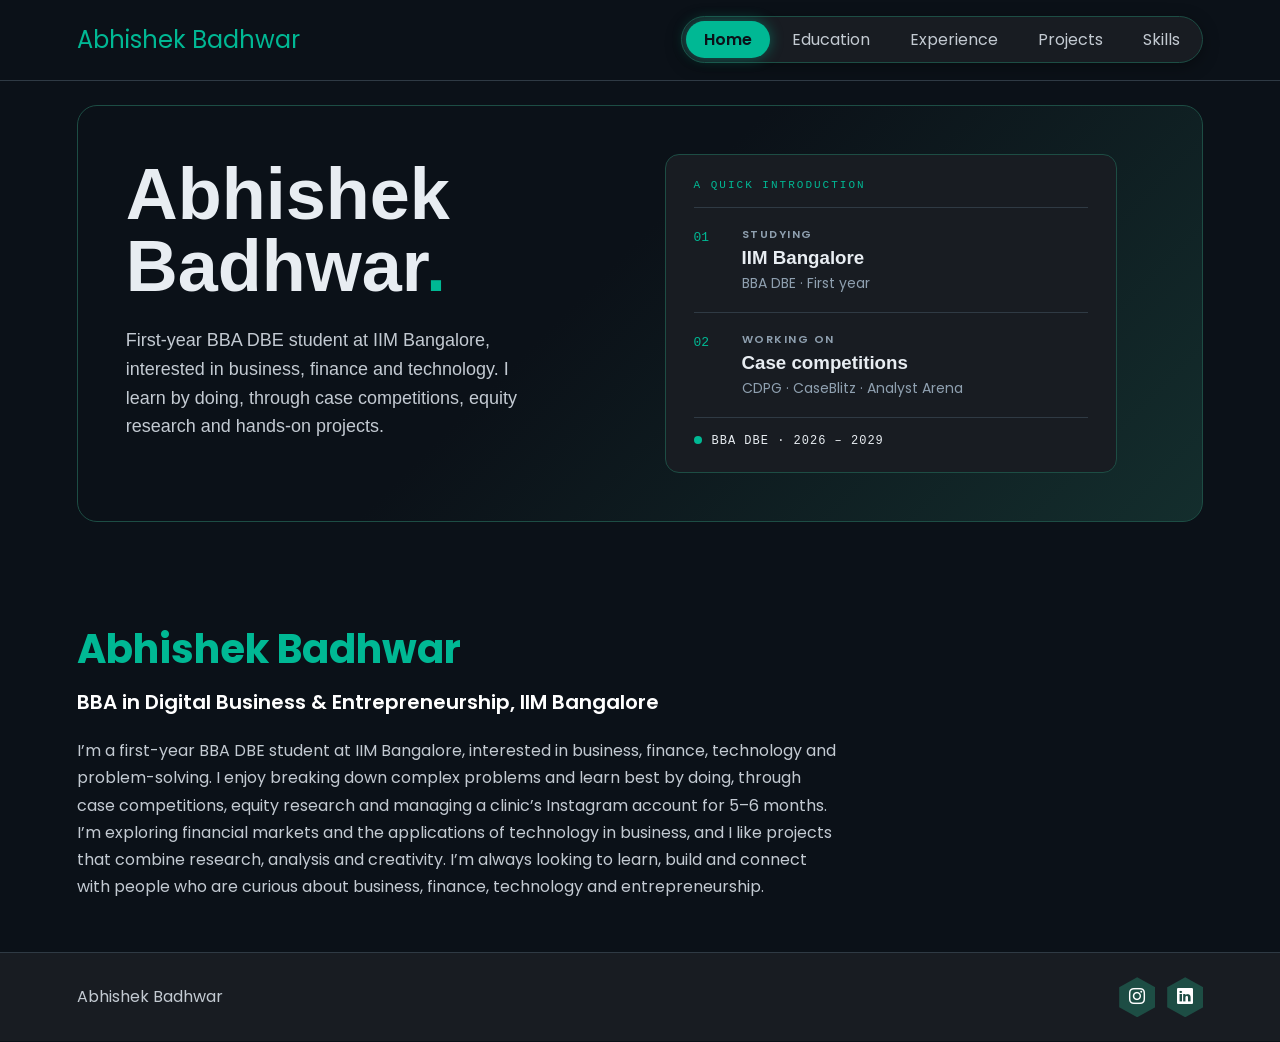
<file: index.html>
<!doctype html>
<html lang="en">
	<head>
		<meta charset="UTF-8" />
		<meta name="viewport" content="width=device-width, initial-scale=1.0" />
		<title>Home</title>
		<link
			href="https://fonts.googleapis.com/css2?family=Poppins:wght@400;600&display=swap"
			rel="stylesheet"
		/>
		<link
			rel="stylesheet"
			href="https://cdn.jsdelivr.net/npm/bootstrap-icons@1.11.3/font/bootstrap-icons.min.css"
		/>
		<link rel="stylesheet" href="./stylesheet.css" />
	</head>

	<body>
		<header>
			<a class="logo" href="./index.html">Abhishek Badhwar</a>
			<nav>
				<a class="active" href="./index.html">Home</a>
				<a href="./edu.html">Education</a>
				<a href="./experience.html">Experience</a>
				<a href="./projects.html">Projects</a>
				<a href="./skills.html">Skills</a>
			</nav>
		</header>

		<section id="home" class="centralbox">
			<div class="leftside">
				<h1>Abhishek<br />Badhwar<span class="dot">.</span></h1>
				<p class="intro-text">
					First-year BBA DBE student at IIM Bangalore, interested in
					business, finance and technology. I learn by doing, through
					case competitions, equity research and hands-on projects.
				</p>
			</div>

			<div class="infocard">
				<p class="box-title">A quick introduction</p>

				<div class="item">
					<span class="number">01</span>
					<p class="item-label">Studying</p>
					<h3>IIM Bangalore</h3>
					<p class="item-sub">BBA DBE · First year</p>
				</div>

				<div class="item">
					<span class="number">02</span>
					<p class="item-label">Working on</p>
					<h3>Case competitions</h3>
					<p class="item-sub">CDPG · CaseBlitz · Analyst Arena</p>
				</div>

				<p class="status">
					<span class="status-dot"></span>BBA DBE · 2026 – 2029
				</p>
			</div>
		</section>

		<section id="aboutme" class="aboutme">
			<h1>Abhishek Badhwar</h1>
			<p class="tagline">
				BBA in Digital Business &amp; Entrepreneurship, IIM Bangalore
			</p>
			<p class="about-text">
				I’m a first-year BBA DBE student at IIM Bangalore, interested in
				business, finance, technology and problem-solving. I enjoy
				breaking down complex problems and learn best by doing, through
				case competitions, equity research and managing a clinic’s
				Instagram account for 5–6 months. I’m exploring financial
				markets and the applications of technology in business, and I
				like projects that combine research, analysis and creativity.
				I’m always looking to learn, build and connect with people who
				are curious about business, finance, technology and
				entrepreneurship.
			</p>
		</section>

		<footer>
			<div class="social">
				<a
					href="https://www.instagram.com/abhishek.budhwar/"
					aria-label="Instagram"
					><i class="bi bi-instagram"></i
				></a>
				<a
					href="https://www.linkedin.com/in/badhwar-abhishek27/"
					aria-label="LinkedIn"
					><i class="bi bi-linkedin"></i
				></a>
			</div>
			<p>Abhishek Badhwar</p>
		</footer>
	</body>
</html>
</file>
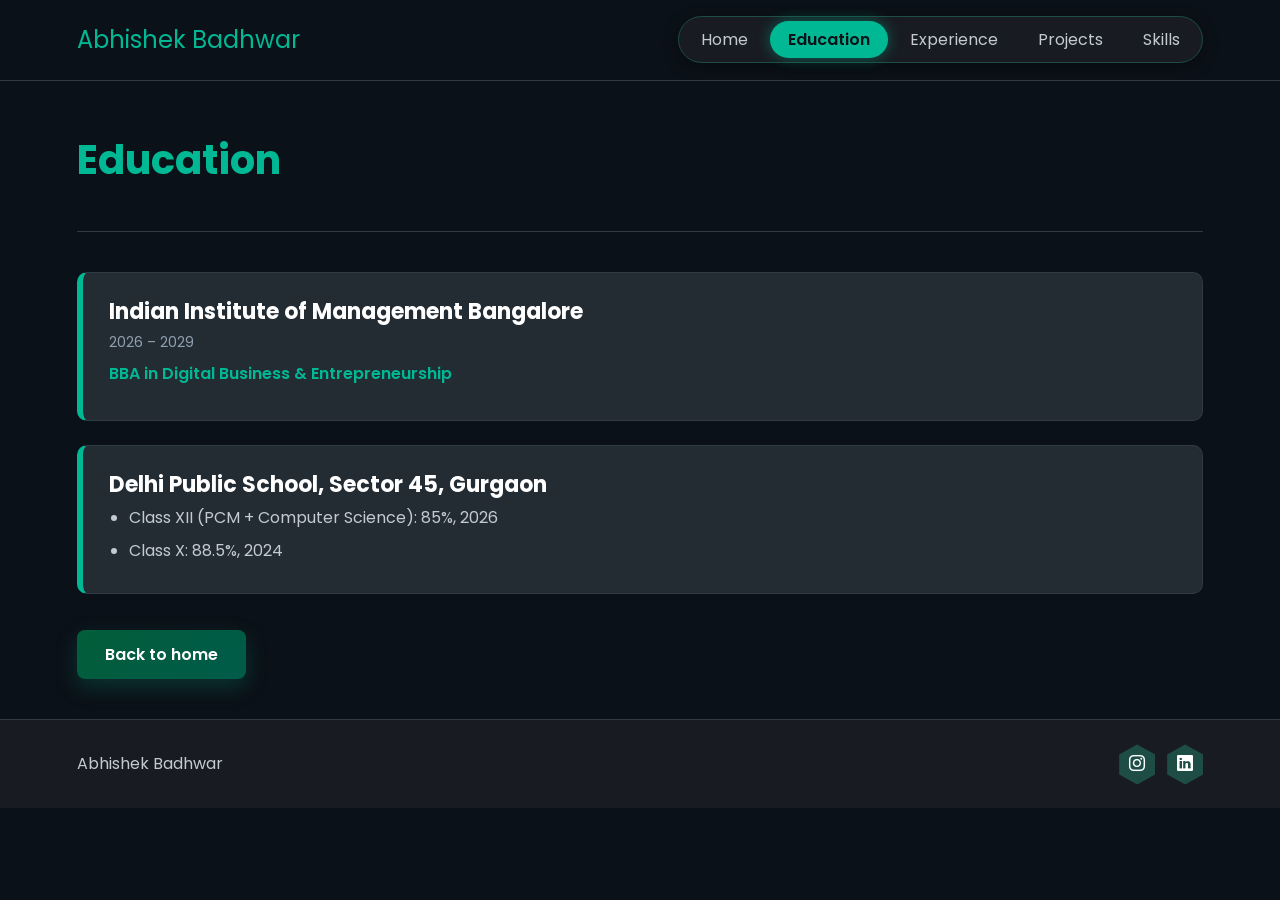
<file: edu.html>
<!doctype html>
<html lang="en">
	<head>
		<meta charset="UTF-8" />
		<meta name="viewport" content="width=device-width, initial-scale=1.0" />
		<title>Education</title>
		<link
			href="https://fonts.googleapis.com/css2?family=Poppins:wght@400;600&display=swap"
			rel="stylesheet"
		/>
		<link
			rel="stylesheet"
			href="https://cdn.jsdelivr.net/npm/bootstrap-icons@1.11.3/font/bootstrap-icons.min.css"
		/>
		<link rel="stylesheet" href="./stylesheet.css" />
	</head>

	<body>
		<header>
			<a class="logo" href="./index.html">Abhishek Badhwar</a>
			<nav>
				<a href="./index.html">Home</a>
				<a class="active" href="./edu.html">Education</a>
				<a href="./experience.html">Experience</a>
				<a href="./projects.html">Projects</a>
				<a href="./skills.html">Skills</a>
			</nav>
		</header>

		<section id="intro">
			<h1>Education</h1>
		</section>
		<hr />

		<section>
			<div class="card">
				<h2>Indian Institute of Management Bangalore</h2>
				<p class="date">2026 – 2029</p>
				<p class="subtitle">
					BBA in Digital Business &amp; Entrepreneurship
				</p>
			</div>

			<div class="card">
				<h2>Delhi Public School, Sector 45, Gurgaon</h2>
				<ul>
					<li>Class XII (PCM + Computer Science): 85%, 2026</li>
					<li>Class X: 88.5%, 2024</li>
				</ul>
			</div>

			<a class="button" href="./index.html">Back to home</a>
		</section>

		<footer>
			<div class="social">
				<a
					href="https://www.instagram.com/abhishek.budhwar/"
					aria-label="Instagram"
					><i class="bi bi-instagram"></i
				></a>
				<a
					href="https://www.linkedin.com/in/badhwar-abhishek27/"
					aria-label="LinkedIn"
					><i class="bi bi-linkedin"></i
				></a>
			</div>
			<p>Abhishek Badhwar</p>
		</footer>
	</body>
</html>
</file>
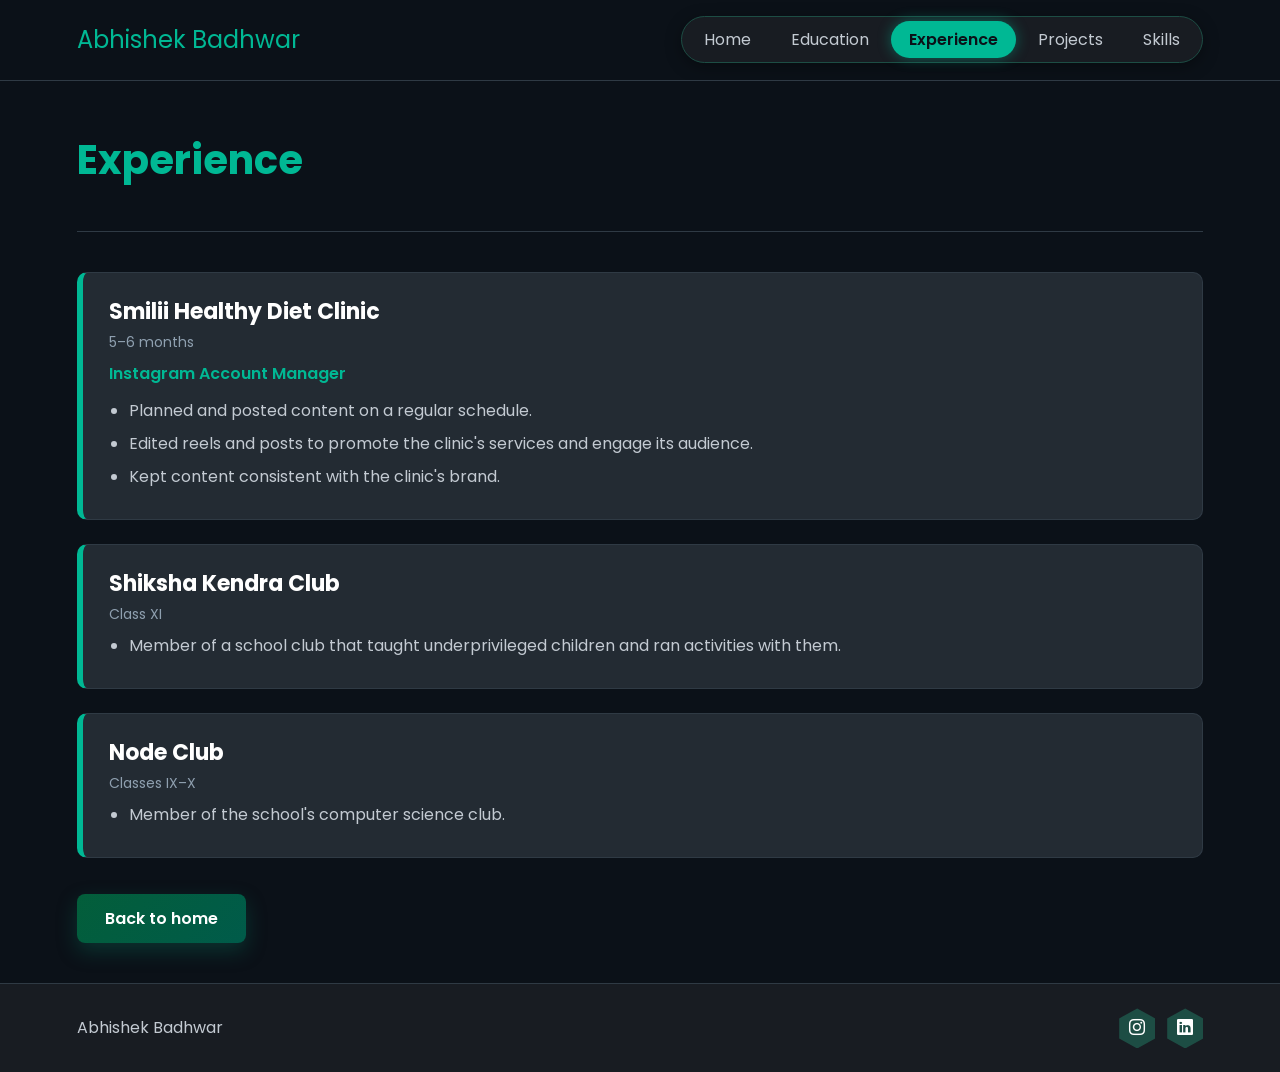
<file: experience.html>
<!doctype html>
<html lang="en">
	<head>
		<meta charset="UTF-8" />
		<meta name="viewport" content="width=device-width, initial-scale=1.0" />
		<title>Experience</title>
		<link
			href="https://fonts.googleapis.com/css2?family=Poppins:wght@400;600&display=swap"
			rel="stylesheet"
		/>
		<link
			rel="stylesheet"
			href="https://cdn.jsdelivr.net/npm/bootstrap-icons@1.11.3/font/bootstrap-icons.min.css"
		/>
		<link rel="stylesheet" href="./stylesheet.css" />
	</head>

	<body>
		<header>
			<a class="logo" href="./index.html">Abhishek Badhwar</a>
			<nav>
				<a href="./index.html">Home</a>
				<a href="./edu.html">Education</a>
				<a class="active" href="./experience.html">Experience</a>
				<a href="./projects.html">Projects</a>
				<a href="./skills.html">Skills</a>
			</nav>
		</header>

		<section id="intro">
			<h1>Experience</h1>
		</section>
		<hr />

		<section>
			<div class="card">
				<h2>Smilii Healthy Diet Clinic</h2>
				<p class="date">5–6 months</p>
				<p class="subtitle">Instagram Account Manager</p>
				<ul>
					<li>Planned and posted content on a regular schedule.</li>
					<li>
						Edited reels and posts to promote the clinic's services
						and engage its audience.
					</li>
					<li>Kept content consistent with the clinic's brand.</li>
				</ul>
			</div>

			<div class="card">
				<h2>Shiksha Kendra Club</h2>
				<p class="date">Class XI</p>
				<ul>
					<li>
						Member of a school club that taught underprivileged
						children and ran activities with them.
					</li>
				</ul>
			</div>

			<div class="card">
				<h2>Node Club</h2>
				<p class="date">Classes IX–X</p>
				<ul>
					<li>Member of the school's computer science club.</li>
				</ul>
			</div>

			<a class="button" href="./index.html">Back to home</a>
		</section>

		<footer>
			<div class="social">
				<a
					href="https://www.instagram.com/abhishek.budhwar/"
					aria-label="Instagram"
					><i class="bi bi-instagram"></i
				></a>
				<a
					href="https://www.linkedin.com/in/badhwar-abhishek27/"
					aria-label="LinkedIn"
					><i class="bi bi-linkedin"></i
				></a>
			</div>
			<p>Abhishek Badhwar</p>
		</footer>
	</body>
</html>
</file>
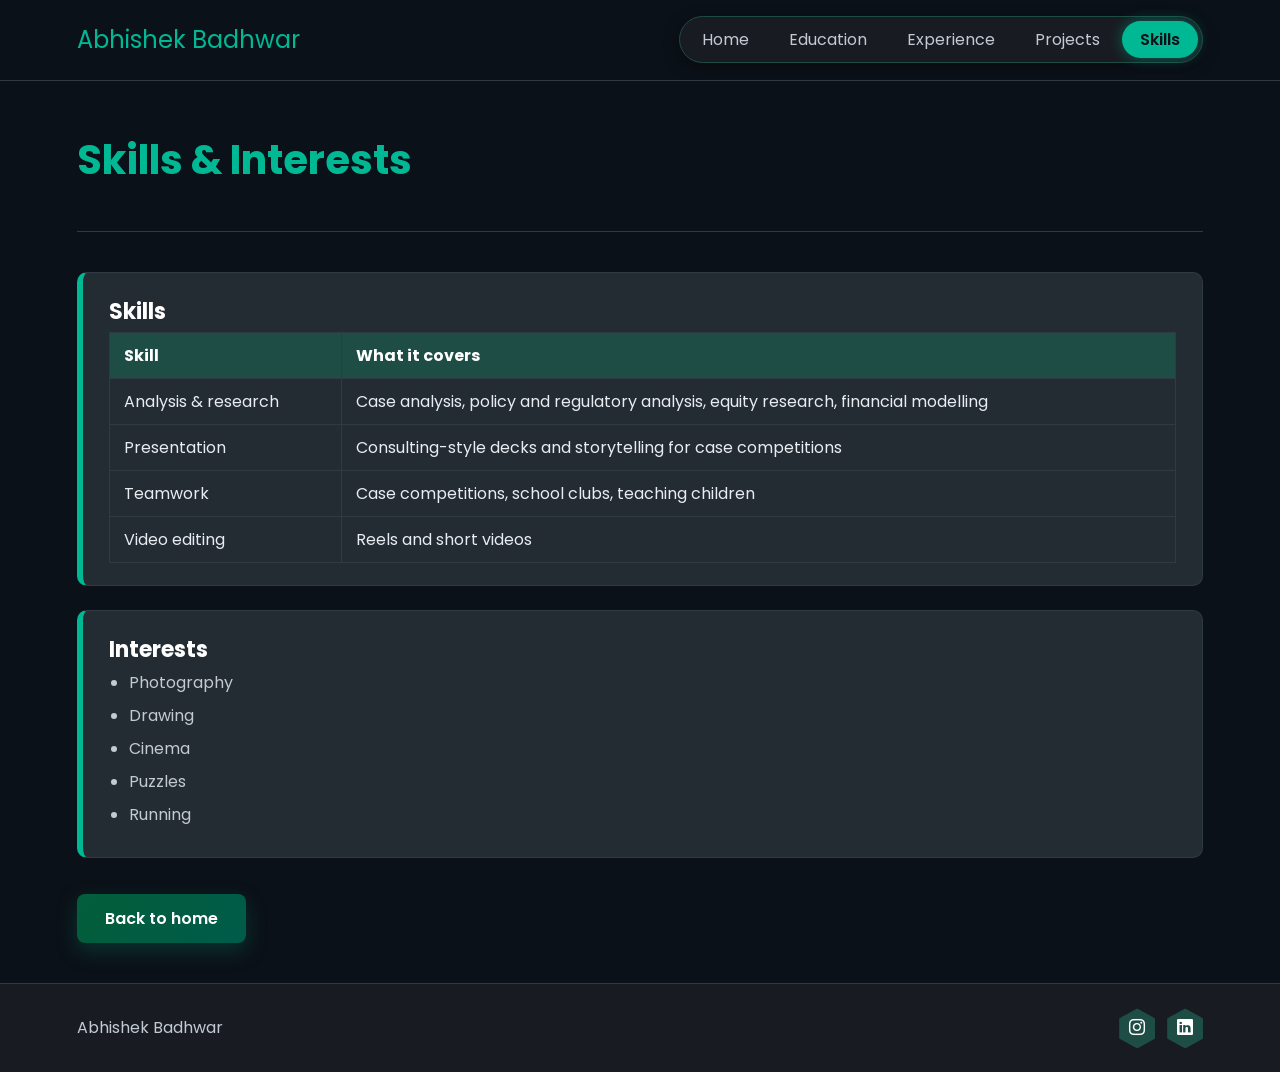
<file: skills.html>
<!doctype html>
<html lang="en">
	<head>
		<meta charset="UTF-8" />
		<meta name="viewport" content="width=device-width, initial-scale=1.0" />
		<title>Skills</title>
		<link
			href="https://fonts.googleapis.com/css2?family=Poppins:wght@400;600&display=swap"
			rel="stylesheet"
		/>
		<link
			rel="stylesheet"
			href="https://cdn.jsdelivr.net/npm/bootstrap-icons@1.11.3/font/bootstrap-icons.min.css"
		/>
		<link rel="stylesheet" href="./stylesheet.css" />
	</head>

	<body>
		<header>
			<a class="logo" href="./index.html">Abhishek Badhwar</a>
			<nav>
				<a href="./index.html">Home</a>
				<a href="./edu.html">Education</a>
				<a href="./experience.html">Experience</a>
				<a href="./projects.html">Projects</a>
				<a class="active" href="./skills.html">Skills</a>
			</nav>
		</header>

		<section id="intro">
			<h1>Skills &amp; Interests</h1>
		</section>
		<hr />

		<section>
			<div class="card">
				<h2>Skills</h2>
				<table>
					<thead>
						<tr>
							<th>Skill</th>
							<th>What it covers</th>
						</tr>
					</thead>
					<tbody>
						<tr>
							<td>Analysis &amp; research</td>
							<td>
								Case analysis, policy and regulatory analysis,
								equity research, financial modelling
							</td>
						</tr>
						<tr>
							<td>Presentation</td>
							<td>
								Consulting-style decks and storytelling for case
								competitions
							</td>
						</tr>
						<tr>
							<td>Teamwork</td>
							<td>
								Case competitions, school clubs, teaching
								children
							</td>
						</tr>
						<tr>
							<td>Video editing</td>
							<td>Reels and short videos</td>
						</tr>
					</tbody>
				</table>
			</div>

			<div class="card">
				<h2>Interests</h2>
				<ul>
					<li>Photography</li>
					<li>Drawing</li>
					<li>Cinema</li>
					<li>Puzzles</li>
					<li>Running</li>
				</ul>
			</div>

			<a class="button" href="./index.html">Back to home</a>
		</section>

		<footer>
			<div class="social">
				<a
					href="https://www.instagram.com/abhishek.budhwar/"
					aria-label="Instagram"
					><i class="bi bi-instagram"></i
				></a>
				<a
					href="https://www.linkedin.com/in/badhwar-abhishek27/"
					aria-label="LinkedIn"
					><i class="bi bi-linkedin"></i
				></a>
			</div>
			<p>Abhishek Badhwar</p>
		</footer>
	</body>
</html>
</file>
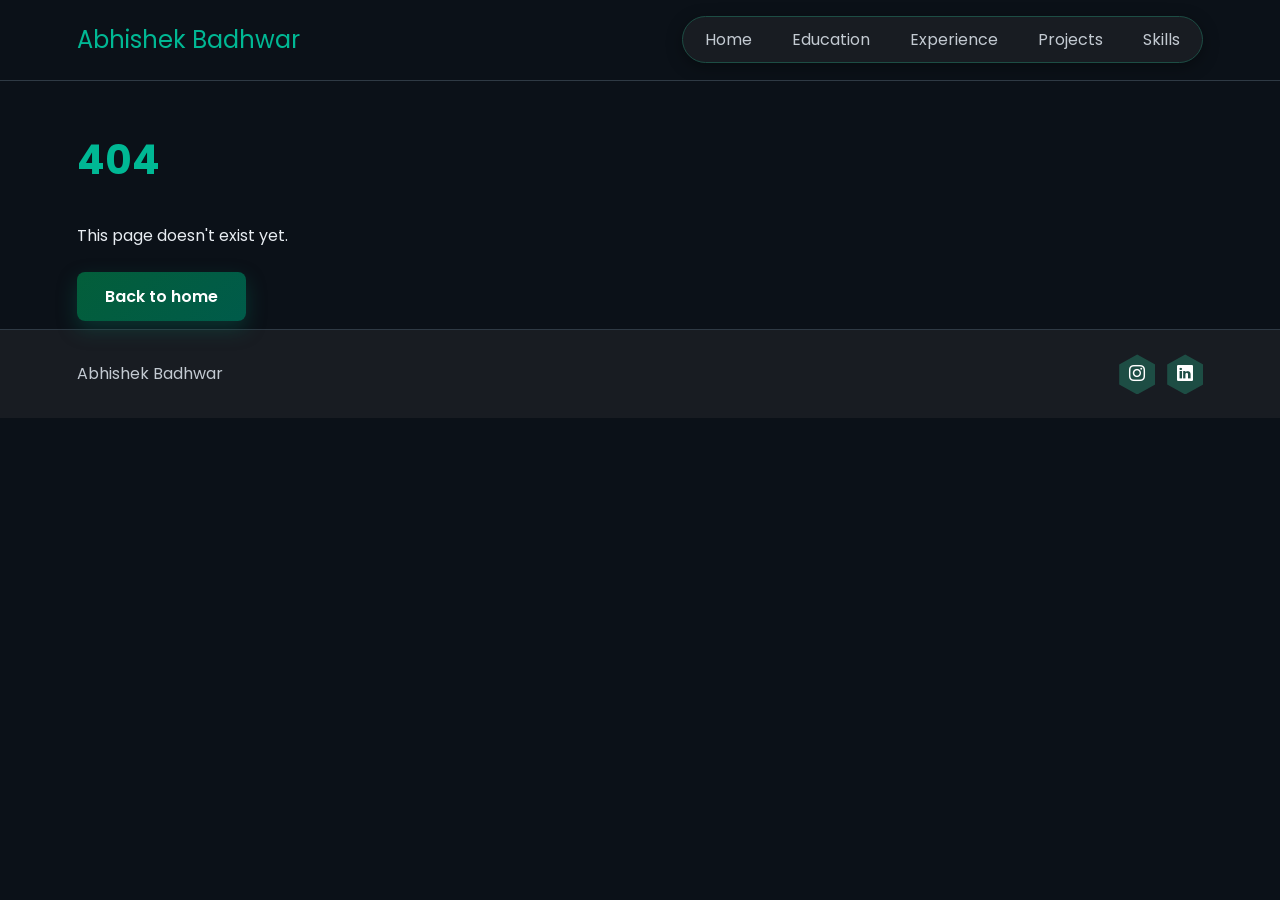
<file: to-do.html>
<!doctype html>
<html lang="en">
	<head>
		<meta charset="UTF-8" />
		<meta name="viewport" content="width=device-width, initial-scale=1.0" />
		<title>Page not found</title>
		<link
			href="https://fonts.googleapis.com/css2?family=Poppins:wght@400;600&display=swap"
			rel="stylesheet"
		/>
		<link
			rel="stylesheet"
			href="https://cdn.jsdelivr.net/npm/bootstrap-icons@1.11.3/font/bootstrap-icons.min.css"
		/>
		<link rel="stylesheet" href="./stylesheet.css" />
	</head>

	<body>
		<header>
			<a class="logo" href="./index.html">Abhishek Badhwar</a>
			<nav>
				<a href="./index.html">Home</a>
				<a href="./edu.html">Education</a>
				<a href="./experience.html">Experience</a>
				<a href="./projects.html">Projects</a>
				<a href="./skills.html">Skills</a>
			</nav>
		</header>

		<section id="intro">
			<h1>404</h1>
			<p>This page doesn't exist yet.</p>
			<a class="button" href="./index.html">Back to home</a>
		</section>

		<footer>
			<div class="social">
				<a
					href="https://www.instagram.com/abhishek.budhwar/"
					aria-label="Instagram"
					><i class="bi bi-instagram"></i
				></a>
				<a
					href="https://www.linkedin.com/in/badhwar-abhishek27/"
					aria-label="LinkedIn"
					><i class="bi bi-linkedin"></i
				></a>
			</div>
			<p>Abhishek Badhwar</p>
		</footer>
	</body>
</html>
</file>
<file: stylesheet.css>
* {
	box-sizing: border-box;
}

body {
	margin: 0;
	font-family: "Poppins", Arial, Helvetica, sans-serif;
	font-size: 16px;
	color: #e8edf2;
	background-color: #0b1118;
}

section {
	padding: 40px 6%;
}

#intro {
	padding-top: 16px;
	padding-bottom: 8px;
}

h1 {
	font-size: 40px;
	color: #00b894;
}

h2 {
	font-size: 22px;
	color: #ffffff;
	margin: 0 0 4px 0;
}

p {
	margin: 0 0 12px 0;
}

hr {
	border: none;
	border-top: 1px solid #2f3a44;
	margin: 0 6%;
}

header {
	overflow: auto;
	padding: 16px 6%;
	border-bottom: 1px solid #2f3a44;
}

.logo {
	float: left;
	font-size: 24px;
	line-height: 48px;
	color: #00b894;
	text-decoration: none;
}

.logo:hover {
	color: #ffffff;
}

nav {
	float: right;
	padding: 4px;
	background-color: #181c22;
	border: 1px solid #1d4d44;
	border-radius: 40px;
	box-shadow: 0 4px 16px rgba(0, 0, 0, 0.35);
}

nav a {
	display: inline-block;
	padding: 6px 18px;
	color: #c3cad2;
	text-decoration: none;
	border-radius: 30px;
}

nav a:hover {
	background-color: #1d4d44;
	color: #ffffff;
}

nav a.active {
	background-color: #00b894;
	color: #0b1118;
	font-weight: 600;
	box-shadow: 0 0 14px rgba(0, 184, 148, 0.45);
}

.button {
	display: inline-block;
	margin-top: 12px;
	padding: 12px 28px;
	background: linear-gradient(135deg, #035e3a, #005b4a);
	color: #ffffff;
	font-weight: 600;
	text-decoration: none;
	border-radius: 8px;
	box-shadow: 0 8px 20px rgba(8, 114, 93, 0.35);
}

.button:hover {
	background: #ffffff;
	color: #00b894;
}

.centralbox {
	margin: 24px 6%;
	padding: 48px;
	border: 1px solid #1d4d44;
	border-radius: 20px;
	background: linear-gradient(135deg, #0b1118 45%, #1d4d44 160%);
}

.leftside,
.infocard {
	display: inline-block;
	vertical-align: middle;
}

.leftside {
	width: 52%;
	padding-right: 4%;
}

.infocard {
	width: 44%;
	padding: 24px 28px;
	background-color: #181c22;
	border: 1px solid #1d4d44;
	border-radius: 14px;
}

.centralbox h1 {
	margin: 0 0 24px 0;
	font-family: "Space Grotesk", Arial, sans-serif;
	font-size: 72px;
	line-height: 1;
	color: #e8edf2;
}

.dot {
	color: #00b894;
}

.intro-text {
	max-width: 420px;
	margin-bottom: 28px;
	font-family: "Space Grotesk", Arial, sans-serif;
	font-size: 18px;
	line-height: 1.6;
	color: #c3cad2;
}

.box-title {
	margin: 0;
	padding-bottom: 16px;
	border-bottom: 1px solid #2f3a44;
	font-family: "Space Mono", monospace;
	font-size: 11px;
	letter-spacing: 2px;
	text-transform: uppercase;
	color: #00b894;
}

.item {
	position: relative;
	padding: 18px 0 18px 48px;
	border-bottom: 1px solid #2f3a44;
}

.number {
	position: absolute;
	left: 0;
	top: 22px;
	font-family: "Space Mono", monospace;
	font-size: 13px;
	color: #00b894;
}

.item-label {
	margin: 0 0 4px 0;
	font-size: 11px;
	font-weight: 600;
	letter-spacing: 1.5px;
	text-transform: uppercase;
	color: #8fa0b0;
}

.item h3 {
	margin: 0 0 4px 0;
	font-family: "Space Grotesk", Arial, sans-serif;
}

.item-sub {
	margin: 0;
	font-size: 14px;
	color: #8fa0b0;
}

.status {
	margin: 16px 0 0 0;
	font-family: "Space Mono", monospace;
	font-size: 12px;
	letter-spacing: 1px;
	text-transform: uppercase;
}

.status-dot {
	display: inline-block;
	width: 8px;
	height: 8px;
	margin-right: 10px;
	border-radius: 50%;
	background-color: #00b894;
}

.aboutme {
	padding: 40px 6%;
}

.aboutme h1 {
	margin-bottom: 8px;
}

.tagline {
	margin-bottom: 20px;
	font-size: 20px;
	font-weight: 600;
	color: #ffffff;
}

.about-text {
	max-width: 760px;
	font-size: 16px;
	line-height: 1.7;
	color: #c3cad2;
}

.card {
	position: relative;
	overflow: auto;
	margin-bottom: 24px;
	padding: 22px 26px;
	background-color: #232b33;
	border: 1px solid #2f3a44;
	border-left: 6px solid #00b894;
	border-radius: 10px;
}

.card:hover {
	border-left-color: #ffffff;
}

.card-text {
	float: left;
	width: 62%;
	min-height: 230px;
}

.card-img {
	position: absolute;
	top: 50%;
	right: 40px;
	transform: translateY(-50%);
	height: 230px;
	width: auto;
	border-radius: 10px;
}

.date {
	margin-bottom: 8px;
	font-size: 14px;
	color: #8fa0b0;
}

.subtitle {
	margin-bottom: 12px;
	font-weight: 600;
	color: #00b894;
}

.card ul {
	margin: 0;
	padding-left: 20px;
}

.card li {
	margin-bottom: 8px;
	color: #c3cad2;
}

table {
	width: 100%;
	border-collapse: collapse;
}

th,
td {
	padding: 10px 14px;
	border: 1px solid #2f3a44;
	text-align: left;
}

th {
	background-color: #1d4d44;
	color: #ffffff;
}

tbody tr:nth-of-type(even) {
	background-color: #232b33;
}

footer {
	overflow: auto;
	padding: 24px 6%;
	background-color: #181c22;
	border-top: 1px solid #2f3a44;
}

footer p {
	margin: 0;
	line-height: 40px;
	color: #c3cad2;
}

.social {
	float: right;
}

.social a {
	display: inline-block;
	width: 36px;
	height: 40px;
	margin-left: 8px;
	line-height: 40px;
	text-align: center;
	background-color: #1d4d44;
	color: #ffffff;
	clip-path: polygon(50% 0, 100% 25%, 100% 75%, 50% 100%, 0 75%, 0 25%);
}

.social a:hover {
	background-color: #00b894;
}

@media (max-width: 1000px) {
	.centralbox h1 {
		font-size: 56px;
	}
}

@media (max-width: 900px) {
	.logo {
		display: block;
		float: none;
		line-height: 40px;
	}

	nav {
		float: none;
		display: inline-block;
		margin-top: 12px;
	}

	nav a {
		padding: 6px 12px;
	}

	.card-text {
		float: none;
		width: 100%;
		min-height: 0;
	}

	.card-img {
		position: static;
		transform: none;
		display: block;
		width: 100%;
		max-width: 320px;
		height: auto;
		margin-top: 16px;
	}
}

@media (max-width: 700px) {
	.centralbox {
		margin: 16px 4%;
		padding: 32px 20px;
	}

	.leftside,
	.infocard {
		display: block;
		width: 100%;
		padding-right: 0;
	}

	.infocard {
		margin-top: 32px;
	}

	.centralbox h1 {
		font-size: 52px;
	}
}
</file>
